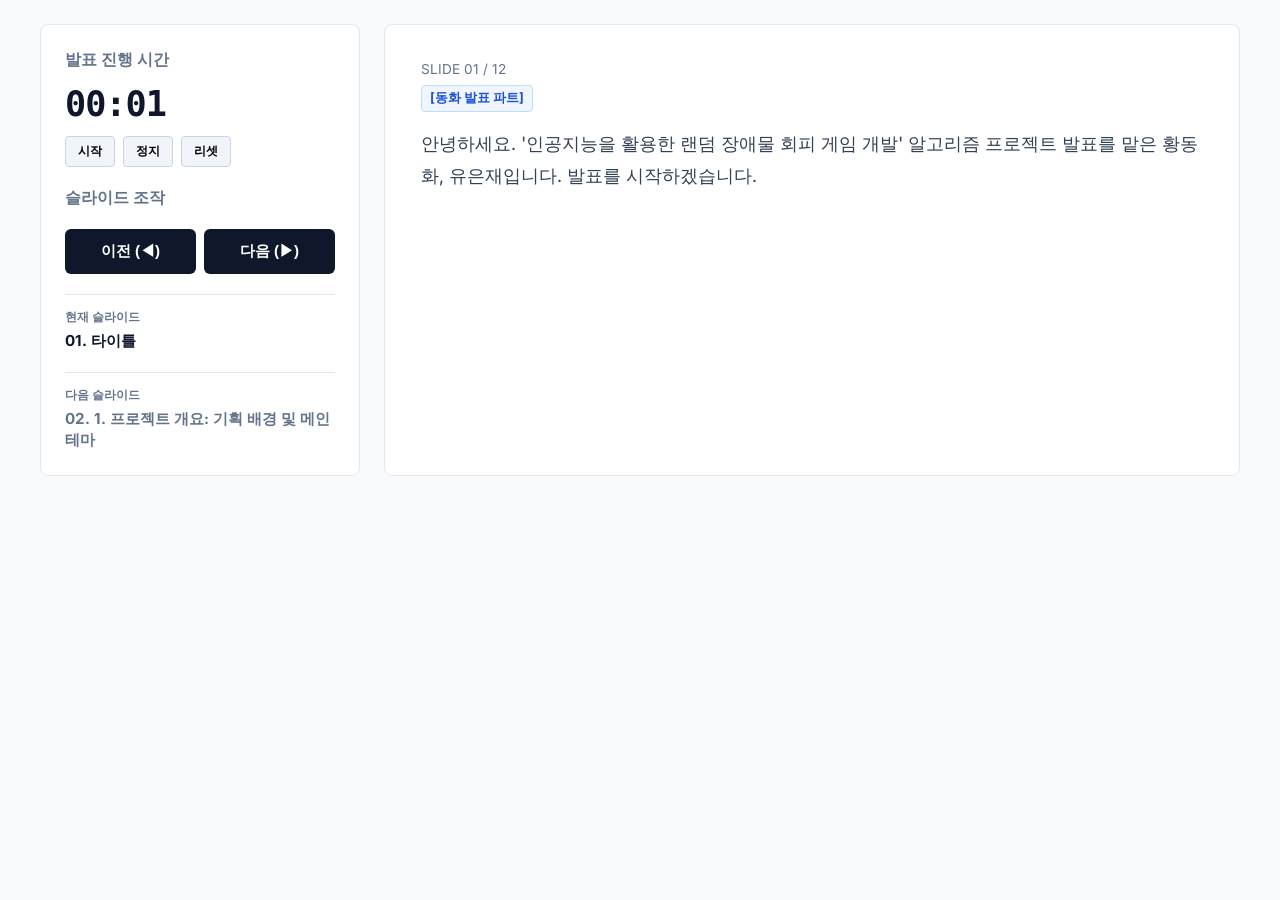
<file: presenter.html>
<!DOCTYPE html>
<html lang="ko">
<head>
    <meta charset="UTF-8">
    <meta name="viewport" content="width=device-width, initial-scale=1.0">
    <title>발표자 모드 (Presenter View) - 2026 알고리즘 프로젝트</title>
    <link rel="stylesheet" href="styles.css">
    <link rel="preconnect" href="https://fonts.googleapis.com">
    <link rel="preconnect" href="https://fonts.gstatic.com" crossorigin>
    <link href="https://fonts.googleapis.com/css2?family=Inter:wght@400;600;700;850&display=swap" rel="stylesheet">
    <style>
        body {
            background-color: #f8fafc;
            color: #0f172a;
            overflow: auto;
            height: auto;
            display: block;
            padding: 24px;
        }
        .presenter-layout {
            display: grid;
            grid-template-columns: 320px 1fr;
            gap: 24px;
            max-width: 1200px;
            margin: 0 auto;
        }
        .control-panel {
            background: #ffffff;
            border: 1px solid #e2e8f0;
            border-radius: 8px;
            padding: 24px;
            position: sticky;
            top: 24px;
            height: fit-content;
        }
        .notes-panel {
            background: #ffffff;
            border: 1px solid #e2e8f0;
            border-radius: 8px;
            padding: 36px;
        }
        .timer-box {
            font-size: 2.2rem;
            font-weight: 850;
            letter-spacing: -1px;
            margin: 12px 0;
            font-family: monospace;
            color: #0f172a;
        }
        .timer-controls {
            display: flex;
            gap: 8px;
            margin-bottom: 20px;
        }
        .timer-btn {
            background: #f1f5f9;
            border: 1px solid #cbd5e1;
            padding: 6px 12px;
            font-size: 0.75rem;
            font-weight: 600;
            border-radius: 4px;
            cursor: pointer;
        }
        .timer-btn:hover {
            background: #e2e8f0;
        }
        .slide-navigator {
            display: grid;
            grid-template-columns: 1fr 1fr;
            gap: 8px;
            margin-top: 20px;
        }
        .nav-btn-pres {
            padding: 12px;
            font-size: 0.95rem;
            font-weight: bold;
            background: #0f172a;
            color: #ffffff;
            border: none;
            border-radius: 6px;
            cursor: pointer;
        }
        .nav-btn-pres:hover {
            background: #1e293b;
        }
        .preview-box {
            margin-top: 20px;
            padding-top: 15px;
            border-top: 1px solid #e2e8f0;
        }
        .preview-title {
            font-size: 0.72rem;
            font-weight: 700;
            color: #64748b;
            text-transform: uppercase;
            margin-bottom: 6px;
        }
        .preview-content {
            font-size: 0.95rem;
            font-weight: 700;
        }
        .speaker-badge {
            display: inline-block;
            padding: 4px 8px;
            border-radius: 4px;
            font-size: 0.8rem;
            font-weight: bold;
            margin-bottom: 15px;
        }
        .badge-donghwa {
            background: #eff6ff;
            color: #1d4ed8;
            border: 1px solid #bfdbfe;
        }
        .badge-eunjae {
            background: #faf5ff;
            color: #6b21a8;
            border: 1px solid #e9d5ff;
        }
        .script-content {
            font-size: 1.15rem;
            line-height: 1.75;
            color: #334155;
            white-space: pre-wrap;
        }
        .script-slide-num {
            font-size: 0.85rem;
            color: #64748b;
            margin-bottom: 8px;
        }
    </style>
</head>
<body>

    <div class="presenter-layout">
        
        <!-- Controls & Timer Panel -->
        <aside class="control-panel">
            <h2 style="font-size: 1rem; color: #64748b;">발표 진행 시간</h2>
            <div class="timer-box" id="elapsed-time">00:00</div>
            <div class="timer-controls">
                <button class="timer-btn" id="start-timer-btn">시작</button>
                <button class="timer-btn" id="stop-timer-btn">정지</button>
                <button class="timer-btn" id="reset-timer-btn">리셋</button>
            </div>

            <h2 style="font-size: 1rem; color: #64748b; margin-top: 20px;">슬라이드 조작</h2>
            <div class="slide-navigator">
                <button class="nav-btn-pres" id="pres-prev-btn">이전 (◀)</button>
                <button class="nav-btn-pres" id="pres-next-btn">다음 (▶)</button>
            </div>

            <div class="preview-box">
                <div class="preview-title">현재 슬라이드</div>
                <div class="preview-content" id="curr-slide-name">01. 타이틀</div>
            </div>
            
            <div class="preview-box">
                <div class="preview-title">다음 슬라이드</div>
                <div class="preview-content" id="next-slide-name" style="color: #64748b;">02. 개요: 기획 의도</div>
            </div>
        </aside>

        <!-- Script / Script Panel -->
        <main class="notes-panel">
            <div class="script-slide-num" id="script-slide-idx">SLIDE 01 / 12</div>
            <div id="speaker-badge-container">
                <span class="speaker-badge badge-donghwa">[동화 발표 파트]</span>
            </div>
            <div class="script-content" id="speaker-script">
                대본을 읽어오는 중입니다...
            </div>
        </main>

    </div>

    <script>
        // Slides titles and speaker notes mapping
        const slideNotes = [
            {
                title: "01. 타이틀",
                speaker: "동화",
                script: "안녕하세요. '인공지능을 활용한 랜덤 장애물 회피 게임 개발' 알고리즘 프로젝트 발표를 맡은 황동화, 유은재입니다. 발표를 시작하겠습니다."
            },
            {
                title: "02. 1. 프로젝트 개요: 기획 배경 및 메인 테마",
                speaker: "은재",
                script: "이 프로젝트는 학교 복도를 달리는 도중에 불규칙하게 다가오는 다른 학생들을 피하며 급식실로 도달하는 3D 러닝 게임입니다. 쿠키런의 회피 메커니즘을 모티브로 하여 기획했습니다."
            },
            {
                title: "03. 1. 개요: 인게임 그래픽 샷",
                speaker: "은재",
                script: "실제 구현된 3D 학교 복도의 모습입니다. 로우폴리 스타일로 모델링했으며, 캐릭터의 이동 속도에 비례해 카메라 시야각이 조율되도록 설계했습니다. 또한 장애물 충돌 시 Perlin Noise 기반의 화면 흔들림 효과로 타격감을 더했습니다."
            },
            {
                title: "04. 2. 시스템 설계: 아키텍처 및 구동 로직",
                speaker: "은재",
                script: "프로젝트의 전체 시스템 구성도와 흐름입니다. 플레이어 컨트롤러, NPC AI, 카메라 연출, 세이브 시스템 등 각 모듈을 독립적으로 구성했습니다. 매 프레임 속도와 물리 충돌을 감지하며, UI 활성화 시 조작을 자동 차단하는 예외 처리를 반영했습니다."
            },
            {
                title: "05. 3. 적용 자료구조/알고리즘: 핵심 자료구조 및 물리 제어",
                speaker: "동화",
                script: "핵심 상태 관리를 위해 무거운 FSM 대신 float 타이머 변수 연산을 채택해 CPU 연산량을 절감했습니다. 3D 충돌 감지는 CharacterController 및 Collider를 활용해 처리했으며, Vector3.MoveTowards와 Quaternion.Slerp를 활용해 NPC가 목적지까지 등속 이동하며 부드럽게 회전하도록 구현했습니다."
            },
            {
                title: "06. 4. 핵심 알고리즘: BFS 기반 경로 탐색",
                speaker: "은재",
                script: "수행평가 제출 및 알고리즘 검증을 위해 BFS 알고리즘을 도입했습니다. 유니티의 3D 공간 좌표를 격자 정수 인덱스로 실시간 변환하여 최단 경로를 구하며, 탐색 큐 오버플로우를 막기 위해 지정 반경 내에서만 연산이 구동되게 제한했습니다."
            },
            {
                title: "07. 5. 코드: NPC AI 및 오토스포너",
                speaker: "은재",
                script: "Obstacle.cs와 ObstacleSpawner.cs의 핵심 소스코드입니다. 플레이어와 NPC 사이의 sqrMagnitude 가시거리를 연산해, 시야 안에 들어온 NPC만 실시간 BFS를 동작하게 하여 병목 현상을 방지했습니다. 또한 스포너는 생성 전 오브젝트 거리를 체크해 겹침 현상을 방지합니다."
            },
            {
                title: "08. 6. 코드: Player & Camera",
                speaker: "동화",
                script: "PlayerController.cs와 FollowCamera.cs 소스코드입니다. 피격 시 무적 쿨타임을 적용해 연속 충돌 버그를 차단했습니다. 카메라는 단순 난수가 아닌 수학적으로 부드러운 Perlin Noise를 기반으로 흔들리게 설계하여 플레이어의 멀미를 방지하고 자연스러운 타격감을 주었습니다."
            },
            {
                title: "09. 7. 게임 시연 영상",
                speaker: "동화",
                script: "그럼 실제 게임 구동 시연 영상을 보겠습니다. 플레이어가 학교 복도를 달리며 불규칙하게 횡단하는 학생 NPC들을 점프와 슬라이딩으로 피하며 급식실 골인 지점으로 달려가는 모습을 확인하실 수 있습니다."
            },
            {
                title: "10. 8. 실행 결과 및 분석",
                speaker: "은재",
                script: "확률 기반 AI와 LERP 경로 보간이 결합되어 NPC들이 플레이어 진로를 유기적으로 방해하는 긴장감 높은 구도를 만들었습니다. 또한 매번 무작위로 탐색로가 재설정되기 때문에 암기 플레이를 차단하고 다회차 플레이 시에도 새로운 재미를 줍니다."
            },
            {
                title: "11. 9. 소감 및 역할 분담",
                speaker: "동화/은재",
                script: "역할 분담 및 소감입니다. 유은재는 NPC 가중치 결정, BFS 알고리즘 및 UI 기획을 담당했고 유니티 생태계를 배웠습니다. 황동화는 플레이어 주행 로직 및 카메라 흔들림을 구현하며 애니메이터와 코드 간의 유기적 맞물림을 깊이 이해하게 되었습니다."
            },
            {
                title: "12. 부록: AI 활용 & 저장소",
                speaker: "동화",
                script: "캐릭터 회전 및 애니메이터 마스킹 디버깅 단계에서 생성형 AI를 활용해 문제의 원인을 효율적으로 찾아 해결했습니다. 전체 소스코드는 GitHub 저장소에 올라가 있어 누구나 확인하고 실행해 보실 수 있습니다. 감사합니다."
            }
        ];

        // Communication channel
        const channel = new BroadcastChannel('presentation_channel');
        let currentSlideIdx = 0;

        function updatePresenterSlide(index) {
            if (index < 0 || index >= slideNotes.length) return;
            currentSlideIdx = index;
            
            const currentSlide = slideNotes[index];
            const nextSlide = slideNotes[index + 1] || { title: "발표 종료", speaker: "-", script: "-" };
            
            // UI updates
            document.getElementById('script-slide-idx').textContent = `SLIDE ${String(index + 1).padStart(2, '0')} / ${slideNotes.length}`;
            document.getElementById('curr-slide-name').textContent = currentSlide.title;
            document.getElementById('next-slide-name').textContent = nextSlide.title;
            document.getElementById('speaker-script').textContent = currentSlide.script;
            
            // Speaker badge update
            const badgeContainer = document.getElementById('speaker-badge-container');
            badgeContainer.innerHTML = '';
            
            const speakers = currentSlide.speaker.split('/');
            speakers.forEach(sp => {
                const badge = document.createElement('span');
                badge.className = `speaker-badge ${sp === '동화' ? 'badge-donghwa' : 'badge-eunjae'}`;
                badge.textContent = `[${sp} 발표 파트]`;
                badgeContainer.appendChild(badge);
            });
        }

        // Listener for change slide broadcasts from the main deck
        channel.onmessage = (event) => {
            if (event.data && typeof event.data.slideIndex === 'number') {
                updatePresenterSlide(event.data.slideIndex);
            }
        };

        // Click nav controls (Send messages back to the main deck window)
        document.getElementById('pres-prev-btn').addEventListener('click', () => {
            channel.postMessage({ action: 'prev' });
        });

        document.getElementById('pres-next-btn').addEventListener('click', () => {
            channel.postMessage({ action: 'next' });
        });

        // Keyboard navigation support in Presenter Window
        document.addEventListener('keydown', (e) => {
            if (e.key === 'ArrowRight' || e.key === ' ' || e.key === 'PageDown') {
                channel.postMessage({ action: 'next' });
            } else if (e.key === 'ArrowLeft' || e.key === 'PageUp') {
                channel.postMessage({ action: 'prev' });
            }
        });

        // Timer System
        let timerStart = 0;
        let timerInterval = null;
        let elapsed = 0;

        function startTimer() {
            if (timerInterval) return;
            timerStart = Date.now() - elapsed;
            timerInterval = setInterval(() => {
                elapsed = Date.now() - timerStart;
                const totalSec = Math.floor(elapsed / 1000);
                const min = Math.floor(totalSec / 60);
                const sec = totalSec % 60;
                document.getElementById('elapsed-time').textContent = 
                    `${String(min).padStart(2, '0')}:${String(sec).padStart(2, '0')}`;
            }, 250);
        }

        function stopTimer() {
            clearInterval(timerInterval);
            timerInterval = null;
        }

        function resetTimer() {
            stopTimer();
            elapsed = 0;
            document.getElementById('elapsed-time').textContent = "00:00";
        }

        document.getElementById('start-timer-btn').addEventListener('click', startTimer);
        document.getElementById('stop-timer-btn').addEventListener('click', stopTimer);
        document.getElementById('reset-timer-btn').addEventListener('click', resetTimer);

        // Initial setup request to main slide deck
        channel.postMessage({ action: 'request_current' });

        // Default start slide 1
        updatePresenterSlide(0);
        startTimer();
    </script>
</body>
</html>
</file>
<file: styles.css>
:root {
    --bg-dark: #f8fafc;
    --bg-panel: #ffffff;
    --bg-card: #ffffff;
    --border-color: #e2e8f0;
    --border-glow: #cbd5e1;
    --text-primary: #0f172a;
    --text-secondary: #334155;
    --text-muted: #64748b;
    --accent-cyan: #0284c7;
    --accent-blue: #2563eb;
    --accent-purple: #7c3aed;
    --accent-red: #dc2626;
    --accent-gold: #d97706;
    --gradient-primary: linear-gradient(135deg, #2563eb 0%, #0284c7 100%);
    --gradient-purple: linear-gradient(135deg, #7c3aed 0%, #a855f7 100%);
    --font-family: 'Inter', -apple-system, BlinkMacSystemFont, 'Segoe UI', Roboto, sans-serif;
}

* {
    margin: 0;
    padding: 0;
    box-sizing: border-box;
}

body {
    background-color: var(--bg-dark);
    color: var(--text-primary);
    font-family: var(--font-family);
    overflow: hidden;
    height: 100vh;
    display: flex;
}

/* Layout */
.app-container {
    display: flex;
    width: 100vw;
    height: 100vh;
    position: relative;
}

/* Sidebar slide selector list */
.sidebar {
    width: 280px;
    background: var(--bg-panel);
    border-right: 1px solid var(--border-color);
    display: flex;
    flex-direction: column;
    z-index: 10;
    transition: transform 0.3s ease;
}

.sidebar.hidden {
    transform: translateX(-280px);
    position: absolute;
}

.sidebar-header {
    padding: 24px;
    border-bottom: 1px solid var(--border-color);
}

.sidebar-title {
    font-size: 1.1rem;
    font-weight: 800;
    color: var(--text-primary);
    letter-spacing: -0.3px;
}

.sidebar-subtitle {
    font-size: 0.78rem;
    color: var(--text-muted);
    margin-top: 4px;
}

.slide-list {
    flex: 1;
    overflow-y: auto;
    padding: 12px;
}

.slide-item {
    display: flex;
    align-items: center;
    padding: 10px 12px;
    border-radius: 6px;
    cursor: pointer;
    margin-bottom: 4px;
    transition: all 0.15s ease;
    border: 1px solid transparent;
}

.slide-item:hover {
    background: #f1f5f9;
}

.slide-item.active {
    background: #f1f5f9;
    border-color: var(--border-color);
}

.slide-item-num {
    font-size: 0.75rem;
    font-weight: 700;
    color: var(--text-muted);
    width: 22px;
    height: 22px;
    border-radius: 4px;
    background: #e2e8f0;
    display: flex;
    align-items: center;
    justify-content: center;
    margin-right: 12px;
}

.slide-item.active .slide-item-num {
    background: var(--text-primary);
    color: #ffffff;
}

.slide-item-title {
    font-size: 0.85rem;
    font-weight: 500;
    color: var(--text-secondary);
    white-space: nowrap;
    overflow: hidden;
    text-overflow: ellipsis;
    flex: 1;
}

.slide-item.active .slide-item-title {
    color: var(--text-primary);
    font-weight: 600;
}

.sidebar-footer {
    padding: 16px 24px;
    border-top: 1px solid var(--border-color);
    font-size: 0.75rem;
    color: var(--text-muted);
    display: flex;
    justify-content: space-between;
}

/* Presentation Main Area */
.presentation-area {
    flex: 1;
    display: flex;
    flex-direction: column;
    position: relative;
    overflow: hidden;
}

.presentation-header {
    height: 60px;
    padding: 0 40px;
    display: flex;
    align-items: center;
    justify-content: space-between;
    border-bottom: 1px solid var(--border-color);
    background: #ffffff;
    z-index: 5;
}

.header-left {
    display: flex;
    align-items: center;
    gap: 12px;
}

.toggle-sidebar-btn {
    background: none;
    border: none;
    color: var(--text-secondary);
    cursor: pointer;
    font-size: 1.1rem;
    padding: 6px;
    border-radius: 4px;
    transition: all 0.15s;
    display: flex;
    align-items: center;
}

.toggle-sidebar-btn:hover {
    background: #f1f5f9;
    color: var(--text-primary);
}

.presentation-title {
    font-size: 0.9rem;
    font-weight: 600;
    color: var(--text-primary);
}

.header-right {
    display: flex;
    align-items: center;
    gap: 8px;
}

.header-btn {
    background: #ffffff;
    border: 1px solid var(--border-color);
    color: var(--text-secondary);
    padding: 6px 12px;
    border-radius: 6px;
    font-size: 0.8rem;
    font-weight: 600;
    cursor: pointer;
    transition: all 0.15s;
    display: flex;
    align-items: center;
    gap: 6px;
}

.header-btn:hover {
    background: #f8fafc;
    color: var(--text-primary);
    border-color: #cbd5e1;
}

.header-btn.active {
    background: var(--text-primary);
    color: #ffffff;
    border: none;
}

/* Slides Content Container */
.slides-container {
    flex: 1;
    position: relative;
    display: flex;
    align-items: center;
    justify-content: center;
    padding: 40px;
}

.slide {
    position: absolute;
    width: 100%;
    height: 100%;
    max-width: 1000px;
    max-height: 560px;
    background: #ffffff;
    border: 1px solid var(--border-color);
    border-radius: 12px;
    display: flex;
    flex-direction: column;
    padding: 48px;
    opacity: 0;
    pointer-events: none;
    transform: scale(0.985);
    transition: all 0.25s ease-out;
    box-shadow: 0 4px 24px rgba(15, 23, 42, 0.04);
    overflow: hidden;
}

.slide.active {
    opacity: 1;
    pointer-events: auto;
    transform: scale(1);
}

/* Slide Header & Titles */
.slide-header {
    margin-bottom: 24px;
}

.slide-category {
    font-size: 0.72rem;
    font-weight: 700;
    color: var(--accent-blue);
    text-transform: uppercase;
    letter-spacing: 1.5px;
    margin-bottom: 6px;
    display: inline-block;
}

.slide-title {
    font-size: 2rem;
    font-weight: 800;
    color: var(--text-primary);
    letter-spacing: -0.5px;
    line-height: 1.25;
}

.slide-subtitle-desc {
    font-size: 1rem;
    color: var(--text-secondary);
    margin-top: 6px;
}

/* Common Layout Helpers inside slides */
.grid-2 {
    display: grid;
    grid-template-columns: 1fr 1fr;
    gap: 36px;
    align-items: center;
    height: 100%;
}

.grid-3 {
    display: grid;
    grid-template-columns: 1fr 1fr 1fr;
    gap: 20px;
    height: 100%;
}

.flex-center {
    display: flex;
    flex-direction: column;
    justify-content: center;
    align-items: center;
    text-align: center;
    height: 100%;
}

/* Slide Cover Specific */
.cover-layout {
    display: flex;
    flex-direction: column;
    justify-content: space-between;
    height: 100%;
}

.cover-header {
    display: flex;
    align-items: center;
    justify-content: space-between;
    border-bottom: 1px solid var(--border-color);
    padding-bottom: 16px;
}

.cover-badge {
    border: 1px solid var(--text-primary);
    padding: 4px 10px;
    border-radius: 4px;
    font-size: 0.72rem;
    font-weight: 700;
    color: var(--text-primary);
    text-transform: uppercase;
}

.cover-body {
    margin: 50px 0;
}

.cover-title {
    font-size: 3rem;
    font-weight: 850;
    line-height: 1.2;
    color: var(--text-primary);
    letter-spacing: -1px;
}

.cover-subtitle {
    font-size: 1.35rem;
    font-weight: 500;
    margin-top: 12px;
    color: var(--text-secondary);
}

.cover-footer {
    display: flex;
    justify-content: space-between;
    align-items: flex-end;
    border-top: 1px solid var(--border-color);
    padding-top: 20px;
}

.author-info {
    display: flex;
    gap: 32px;
}

.author-box {
    display: flex;
    flex-direction: column;
    gap: 2px;
}

.author-role {
    font-size: 0.65rem;
    text-transform: uppercase;
    color: var(--text-muted);
    letter-spacing: 0.5px;
}

.author-name {
    font-size: 0.95rem;
    font-weight: 700;
    color: var(--text-primary);
}

/* Spacious, clean paragraphs & concepts */
.clean-concept-box {
    padding: 4px 0;
}

.clean-concept-title {
    font-size: 1.25rem;
    font-weight: 700;
    color: var(--text-primary);
    margin-bottom: 10px;
}

.clean-concept-text {
    font-size: 1rem;
    line-height: 1.6;
    color: var(--text-secondary);
}

.clean-quote-box {
    border-left: 3px solid var(--text-primary);
    padding: 12px 20px;
    background: #f8fafc;
    border-radius: 0 6px 6px 0;
    margin-top: 16px;
    font-size: 0.95rem;
    line-height: 1.5;
    color: var(--text-secondary);
}

/* Info card styling adjustments for space */
.info-card {
    background: var(--bg-card);
    border: 1px solid var(--border-color);
    border-radius: 8px;
    padding: 24px;
}

.info-card-header {
    display: flex;
    align-items: center;
    gap: 10px;
    margin-bottom: 12px;
}

.info-card-icon {
    width: 36px;
    height: 36px;
    border-radius: 6px;
    background: #f1f5f9;
    display: flex;
    align-items: center;
    justify-content: center;
    color: var(--text-primary);
    font-size: 1.1rem;
    font-weight: bold;
}

.icon-purple, .icon-gold, .icon-red {
    background: #f1f5f9;
    color: var(--text-primary);
}

.info-card-title {
    font-size: 1.05rem;
    font-weight: 700;
}

.info-card-desc {
    font-size: 0.9rem;
    color: var(--text-secondary);
    line-height: 1.5;
}

/* Code viewer */
.code-viewer {
    display: flex;
    flex-direction: column;
    background: #f8fafc;
    border: 1px solid var(--border-color);
    border-radius: 8px;
    height: 100%;
    overflow: hidden;
}

.code-tabs {
    display: flex;
    background: #f1f5f9;
    border-bottom: 1px solid var(--border-color);
    padding: 0 8px;
}

.code-tab {
    background: none;
    border: none;
    color: var(--text-muted);
    padding: 10px 14px;
    font-size: 0.72rem;
    font-weight: 600;
    cursor: pointer;
    border-bottom: 2px solid transparent;
    transition: all 0.1s;
    font-family: monospace;
}

.code-tab:hover {
    color: var(--text-primary);
}

.code-tab.active {
    color: var(--text-primary);
    border-bottom-color: var(--text-primary);
}

.code-container {
    flex: 1;
    overflow: auto;
    padding: 16px;
    font-family: 'Consolas', 'Courier New', Courier, monospace;
    font-size: 0.78rem;
    line-height: 1.45;
}

.code-container pre {
    margin: 0;
    white-space: pre-wrap;
    word-break: break-all;
}

.code-highlight {
    color: #0f172a;
}

.code-keyword { color: #0550ae; font-weight: 600; }
.code-type { color: #cf222e; }
.code-method { color: #8250df; }
.code-comment { color: #6e7781; font-style: italic; }
.code-string { color: #0a3069; }
.code-number { color: #0550ae; }

.code-annotation {
    background: #f8fafc;
    border-left: 3px solid var(--text-primary);
    padding: 14px 18px;
    border-radius: 0 6px 6px 0;
    font-size: 0.9rem;
    line-height: 1.5;
    color: var(--text-secondary);
}

.code-annotation strong {
    color: var(--text-primary);
}

/* Bullet list */
.bullet-list {
    list-style: none;
}

.bullet-list li {
    position: relative;
    padding-left: 20px;
    margin-bottom: 14px;
    font-size: 0.95rem;
    line-height: 1.5;
    color: var(--text-secondary);
}

.bullet-list li strong {
    color: var(--text-primary);
    display: inline;
    font-weight: 700;
}

.bullet-list li strong::after {
    content: " — ";
    color: var(--text-muted);
}

.bullet-list li::before {
    content: "";
    position: absolute;
    left: 0;
    top: 7px;
    width: 6px;
    height: 6px;
    border-radius: 50%;
    background: var(--text-primary);
}

.bullet-list.purple li::before {
    background: var(--text-primary);
}

/* Slide Visual image */
.slide-visual-wrapper {
    width: 100%;
    height: 100%;
    max-height: 380px;
    border-radius: 8px;
    overflow: hidden;
    border: 1px solid var(--border-color);
    position: relative;
    background: #f8fafc;
}

.slide-image {
    width: 100%;
    height: 100%;
    object-fit: cover;
}

.image-overlay-caption {
    position: absolute;
    bottom: 0;
    left: 0;
    width: 100%;
    padding: 12px 16px;
    background: linear-gradient(transparent, rgba(15, 23, 42, 0.85));
    font-size: 0.8rem;
    color: #ffffff;
}

/* Interactive Simulator: BFS Grid */
.sim-container {
    background: #ffffff;
    border: 1px solid var(--border-color);
    border-radius: 12px;
    padding: 16px;
    display: flex;
    flex-direction: column;
    height: 100%;
    position: relative;
}

.sim-controls {
    display: flex;
    flex-wrap: wrap;
    gap: 8px;
    margin-bottom: 12px;
    align-items: center;
}

.sim-btn {
    background: #ffffff;
    border: 1px solid var(--border-color);
    color: var(--text-primary);
    padding: 6px 14px;
    border-radius: 4px;
    font-size: 0.78rem;
    cursor: pointer;
    font-weight: 600;
    transition: all 0.1s;
    display: flex;
    align-items: center;
    gap: 4px;
}

.sim-btn:hover {
    background: #f8fafc;
    border-color: #cbd5e1;
}

.sim-btn.primary {
    background: var(--text-primary);
    color: #ffffff;
    border: none;
}

.sim-btn.primary:hover {
    background: #1e293b;
}

.sim-canvas-wrapper {
    flex: 1;
    position: relative;
    border-radius: 6px;
    overflow: hidden;
    border: 1px solid var(--border-color);
    background: #f8fafc;
    min-height: 280px;
}

.sim-canvas {
    width: 100%;
    height: 100%;
    display: block;
}

.sim-status {
    position: absolute;
    bottom: 8px;
    left: 8px;
    background: rgba(15, 23, 42, 0.9);
    padding: 4px 10px;
    border-radius: 4px;
    font-size: 0.72rem;
    font-family: monospace;
    color: #ffffff;
}

/* Interactive Simulator: Camera zoom & shake */
.camera-sim-wrapper {
    display: flex;
    flex-direction: column;
    gap: 16px;
    height: 100%;
    justify-content: center;
}

.camera-screen-box {
    width: 100%;
    height: 240px;
    background: #f8fafc;
    border-radius: 12px;
    border: 1px solid var(--border-color);
    position: relative;
    overflow: hidden;
    display: flex;
    align-items: center;
    justify-content: center;
}

.camera-screen-content {
    width: 100%;
    height: 100%;
    position: relative;
    display: flex;
    align-items: center;
    justify-content: center;
    transition: transform 0.05s ease;
}

.speed-lines {
    position: absolute;
    width: 100%;
    height: 100%;
    top: 0;
    left: 0;
    pointer-events: none;
    opacity: 0;
    transition: opacity 0.3s ease;
    background: radial-gradient(circle, transparent 40%, rgba(15,23,42,0.03) 70%, rgba(15,23,42,0.08) 100%);
}

.camera-hud {
    position: absolute;
    top: 12px;
    left: 12px;
    font-family: monospace;
    font-size: 0.72rem;
    color: var(--text-primary);
    display: flex;
    flex-direction: column;
    gap: 2px;
    background: #ffffff;
    padding: 4px 8px;
    border-radius: 4px;
    border: 1px solid var(--border-color);
}

.camera-hud-item span {
    font-weight: 700;
}

.camera-hearts {
    position: absolute;
    top: 12px;
    right: 12px;
    display: flex;
    gap: 4px;
}

.heart-icon {
    width: 16px;
    height: 16px;
    background: #ef4444;
    clip-path: path('M12 4.419c-2.826-5.695-11.999-4.064-11.999 3.27 0 7.27 9.903 10.938 11.999 12.311 2.096-1.373 11.999-5.041 11.999-12.311 0-7.334-9.173-8.965-11.999-3.27z');
    transform: scale(0.7);
    transform-origin: center;
    transition: all 0.2s ease;
}

.heart-icon.lost {
    background: #e2e8f0;
}

.camera-scene-elements {
    display: flex;
    flex-direction: column;
    align-items: center;
    gap: 15px;
    transform: perspective(300px) rotateX(40deg) scale(1.1);
    transform-origin: center;
    transition: transform 0.4s ease;
}

.camera-track {
    width: 180px;
    height: 300px;
    background: #f1f5f9;
    border-left: 2px solid var(--text-primary);
    border-right: 2px solid var(--text-primary);
    position: absolute;
    bottom: -60px;
    display: flex;
    justify-content: center;
    overflow: hidden;
}

.camera-player {
    width: 24px;
    height: 24px;
    background: var(--text-primary);
    border-radius: 50%;
    position: absolute;
    bottom: 50px;
    z-index: 2;
    transition: all 0.2s;
}

.camera-obstacle-obj {
    width: 20px;
    height: 20px;
    background: #cbd5e1;
    border: 2px solid var(--text-primary);
    border-radius: 4px;
    position: absolute;
    top: 40px;
    animation: obstacleFly 2s infinite linear;
}

@keyframes obstacleFly {
    0% { top: -20px; transform: scale(0.4); }
    100% { top: 230px; transform: scale(1.2); }
}

.cam-slider-group {
    display: flex;
    flex-direction: column;
    gap: 6px;
    width: 100%;
}

.cam-slider-label {
    display: flex;
    justify-content: space-between;
    font-size: 0.82rem;
    color: var(--text-secondary);
}

.cam-slider {
    width: 100%;
    height: 4px;
    border-radius: 2px;
    outline: none;
    -webkit-appearance: none;
    background: #e2e8f0;
}

.cam-slider::-webkit-slider-thumb {
    -webkit-appearance: none;
    width: 16px;
    height: 16px;
    border-radius: 50%;
    background: var(--text-primary);
    cursor: pointer;
}

/* Controls Navigation Panel */
.navigation-controls {
    height: 72px;
    border-top: 1px solid var(--border-color);
    background: #ffffff;
    display: flex;
    align-items: center;
    justify-content: space-between;
    padding: 0 40px;
    z-index: 5;
}

.nav-buttons {
    display: flex;
    gap: 8px;
}

.nav-btn {
    background: #ffffff;
    border: 1px solid var(--border-color);
    color: var(--text-primary);
    width: 42px;
    height: 42px;
    border-radius: 50%;
    display: flex;
    align-items: center;
    justify-content: center;
    cursor: pointer;
    font-size: 1rem;
    transition: all 0.15s ease;
}

.nav-btn:hover {
    background: #f8fafc;
    border-color: #cbd5e1;
}

.nav-btn:active {
    transform: scale(0.96);
}

.nav-progress-container {
    flex: 1;
    max-width: 400px;
    display: flex;
    flex-direction: column;
    align-items: center;
    gap: 6px;
}

.nav-progress-bar-bg {
    width: 100%;
    height: 3px;
    background: #e2e8f0;
    border-radius: 2px;
    overflow: hidden;
}

.nav-progress-bar-fill {
    height: 100%;
    width: 0%;
    background: var(--text-primary);
    border-radius: 2px;
    transition: width 0.2s ease;
}

.nav-slide-counter {
    font-size: 0.78rem;
    color: var(--text-muted);
    font-weight: 600;
}

.floating-actions {
    display: flex;
    gap: 6px;
}

/* Tooltips */
[data-tooltip] {
    position: relative;
}

[data-tooltip]::after {
    content: attr(data-tooltip);
    position: absolute;
    bottom: 125%;
    left: 50%;
    transform: translateX(-50%) scale(0.97);
    background: #0f172a;
    color: #ffffff;
    padding: 6px 10px;
    border-radius: 4px;
    font-size: 0.7rem;
    white-space: nowrap;
    opacity: 0;
    pointer-events: none;
    transition: all 0.1s ease;
}

[data-tooltip]:hover::after {
    opacity: 1;
    transform: translateX(-50%) scale(1);
}

@media (max-width: 900px) {
    .sidebar {
        position: absolute;
        left: 0;
        top: 0;
        bottom: 0;
        transform: translateX(-100%);
    }
    .sidebar.visible {
        transform: translateX(0);
    }
    .grid-2 {
        grid-template-columns: 1fr;
        gap: 16px;
        overflow-y: auto;
    }
    .grid-3 {
        grid-template-columns: 1fr;
    }
    .slide {
        padding: 24px;
        max-height: 85vh;
    }
}

/* Fullscreen Mode Overrides */
.presentation-area:fullscreen {
    background-color: #ffffff;
}

.presentation-area:fullscreen .presentation-header,
.presentation-area:fullscreen .navigation-controls {
    display: none;
}

.presentation-area:fullscreen .slides-container {
    padding: 0;
    width: 100vw;
    height: 100vh;
}

.presentation-area:fullscreen .slide {
    max-width: 100vw;
    max-height: 100vh;
    width: 100vw;
    height: 100vh;
    border-radius: 0;
    border: none;
    box-shadow: none;
    padding: 80px;
}
</file>
